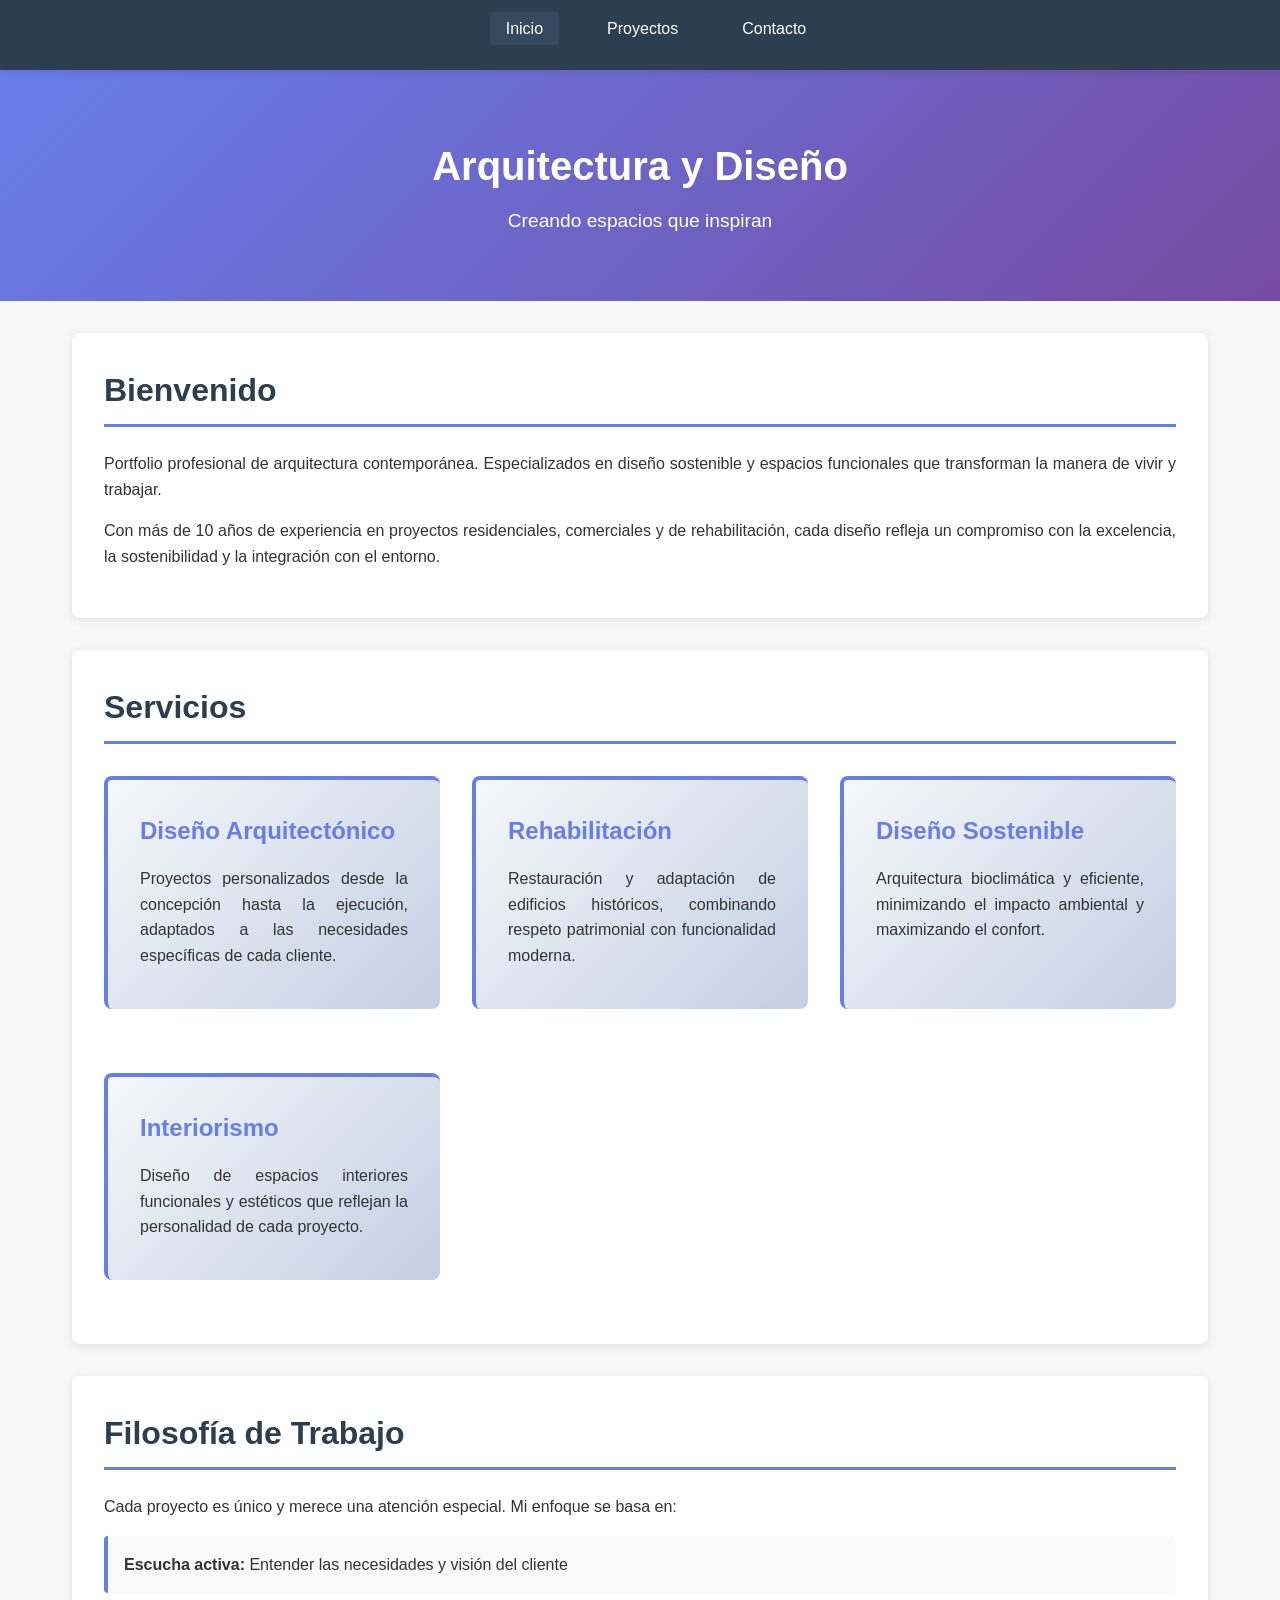
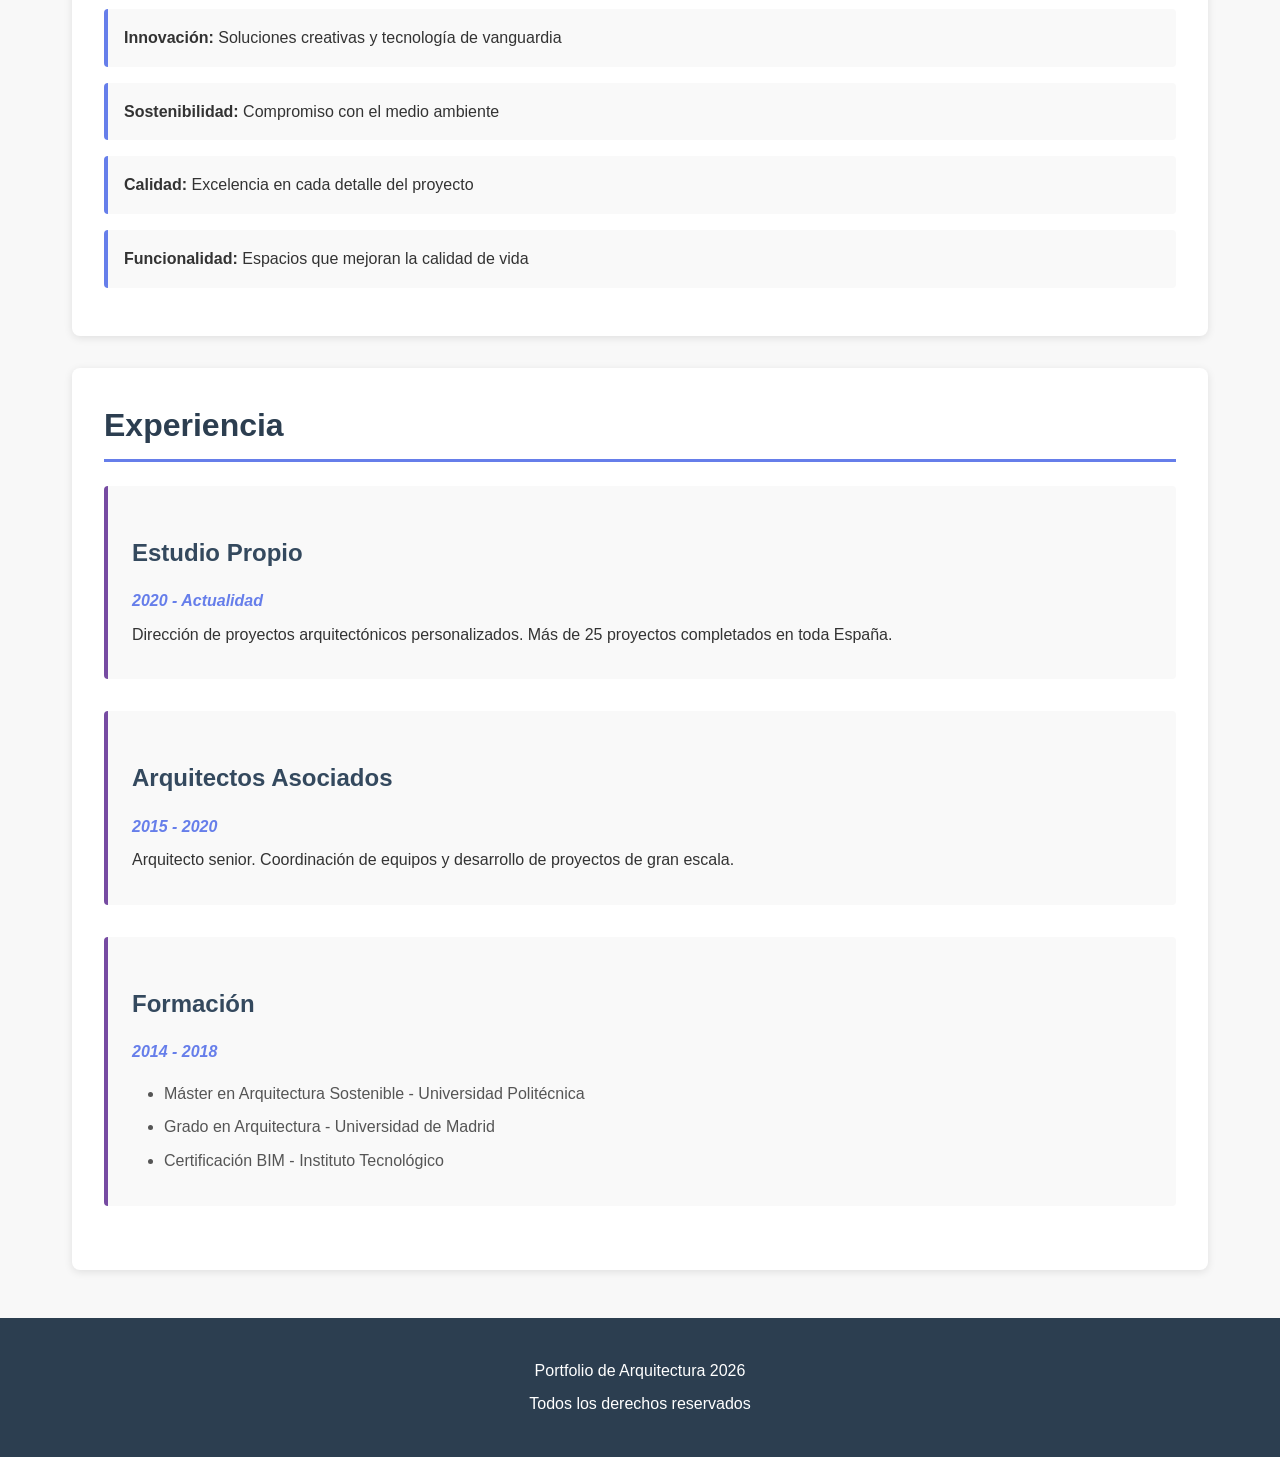
<file: index.html>
<!DOCTYPE html>
<html lang="es">
<head>
    <meta charset="UTF-8">
    <meta name="viewport" content="width=device-width, initial-scale=1.0">
    <title>Portfolio de Arquitectura</title>
    <link rel="stylesheet" href="estilos.css">
</head>
<body>
    <nav>
        <ul>
            <li><a href="index.html">Inicio</a></li>
            <li><a href="proyectos.html">Proyectos</a></li>
            <li><a href="contacto.html">Contacto</a></li>
        </ul>
    </nav>

    <header>
        <h1>Arquitectura y Diseño</h1>
        <p>Creando espacios que inspiran</p>
    </header>

    <main>
        <section>
            <h2>Bienvenido</h2>
            <p>Portfolio profesional de arquitectura contemporánea. Especializados en diseño sostenible y espacios funcionales que transforman la manera de vivir y trabajar.</p>
            <p>Con más de 10 años de experiencia en proyectos residenciales, comerciales y de rehabilitación, cada diseño refleja un compromiso con la excelencia, la sostenibilidad y la integración con el entorno.</p>
        </section>

        <section>
            <h2>Servicios</h2>
            <div class="servicios-grid">
                <article class="servicio-card">
                    <h3>Diseño Arquitectónico</h3>
                    <p>Proyectos personalizados desde la concepción hasta la ejecución, adaptados a las necesidades específicas de cada cliente.</p>
                </article>

                <article class="servicio-card">
                    <h3>Rehabilitación</h3>
                    <p>Restauración y adaptación de edificios históricos, combinando respeto patrimonial con funcionalidad moderna.</p>
                </article>

                <article class="servicio-card">
                    <h3>Diseño Sostenible</h3>
                    <p>Arquitectura bioclimática y eficiente, minimizando el impacto ambiental y maximizando el confort.</p>
                </article>

                <article class="servicio-card">
                    <h3>Interiorismo</h3>
                    <p>Diseño de espacios interiores funcionales y estéticos que reflejan la personalidad de cada proyecto.</p>
                </article>
            </div>
        </section>

        <section>
            <h2>Filosofía de Trabajo</h2>
            <p>Cada proyecto es único y merece una atención especial. Mi enfoque se basa en:</p>
            <ul class="filosofia-lista">
                <li><strong>Escucha activa:</strong> Entender las necesidades y visión del cliente</li>
                <li><strong>Innovación:</strong> Soluciones creativas y tecnología de vanguardia</li>
                <li><strong>Sostenibilidad:</strong> Compromiso con el medio ambiente</li>
                <li><strong>Calidad:</strong> Excelencia en cada detalle del proyecto</li>
                <li><strong>Funcionalidad:</strong> Espacios que mejoran la calidad de vida</li>
            </ul>
        </section>

        <section>
            <h2>Experiencia</h2>
            <div class="experiencia-container">
                <article>
                    <h3>Estudio Propio</h3>
                    <p class="periodo">2020 - Actualidad</p>
                    <p>Dirección de proyectos arquitectónicos personalizados. Más de 25 proyectos completados en toda España.</p>
                </article>

                <article>
                    <h3>Arquitectos Asociados</h3>
                    <p class="periodo">2015 - 2020</p>
                    <p>Arquitecto senior. Coordinación de equipos y desarrollo de proyectos de gran escala.</p>
                </article>

                <article>
                    <h3>Formación</h3>
                    <p class="periodo">2014 - 2018</p>
                    <ul>
                        <li>Máster en Arquitectura Sostenible - Universidad Politécnica</li>
                        <li>Grado en Arquitectura - Universidad de Madrid</li>
                        <li>Certificación BIM - Instituto Tecnológico</li>
                    </ul>
                </article>
            </div>
        </section>
    </main>
    <footer>
        <p>Portfolio de Arquitectura 2026</p>
        <p>Todos los derechos reservados</p>
    </footer>

    <script src="script.js"></script>
</body>
</html>
</file>
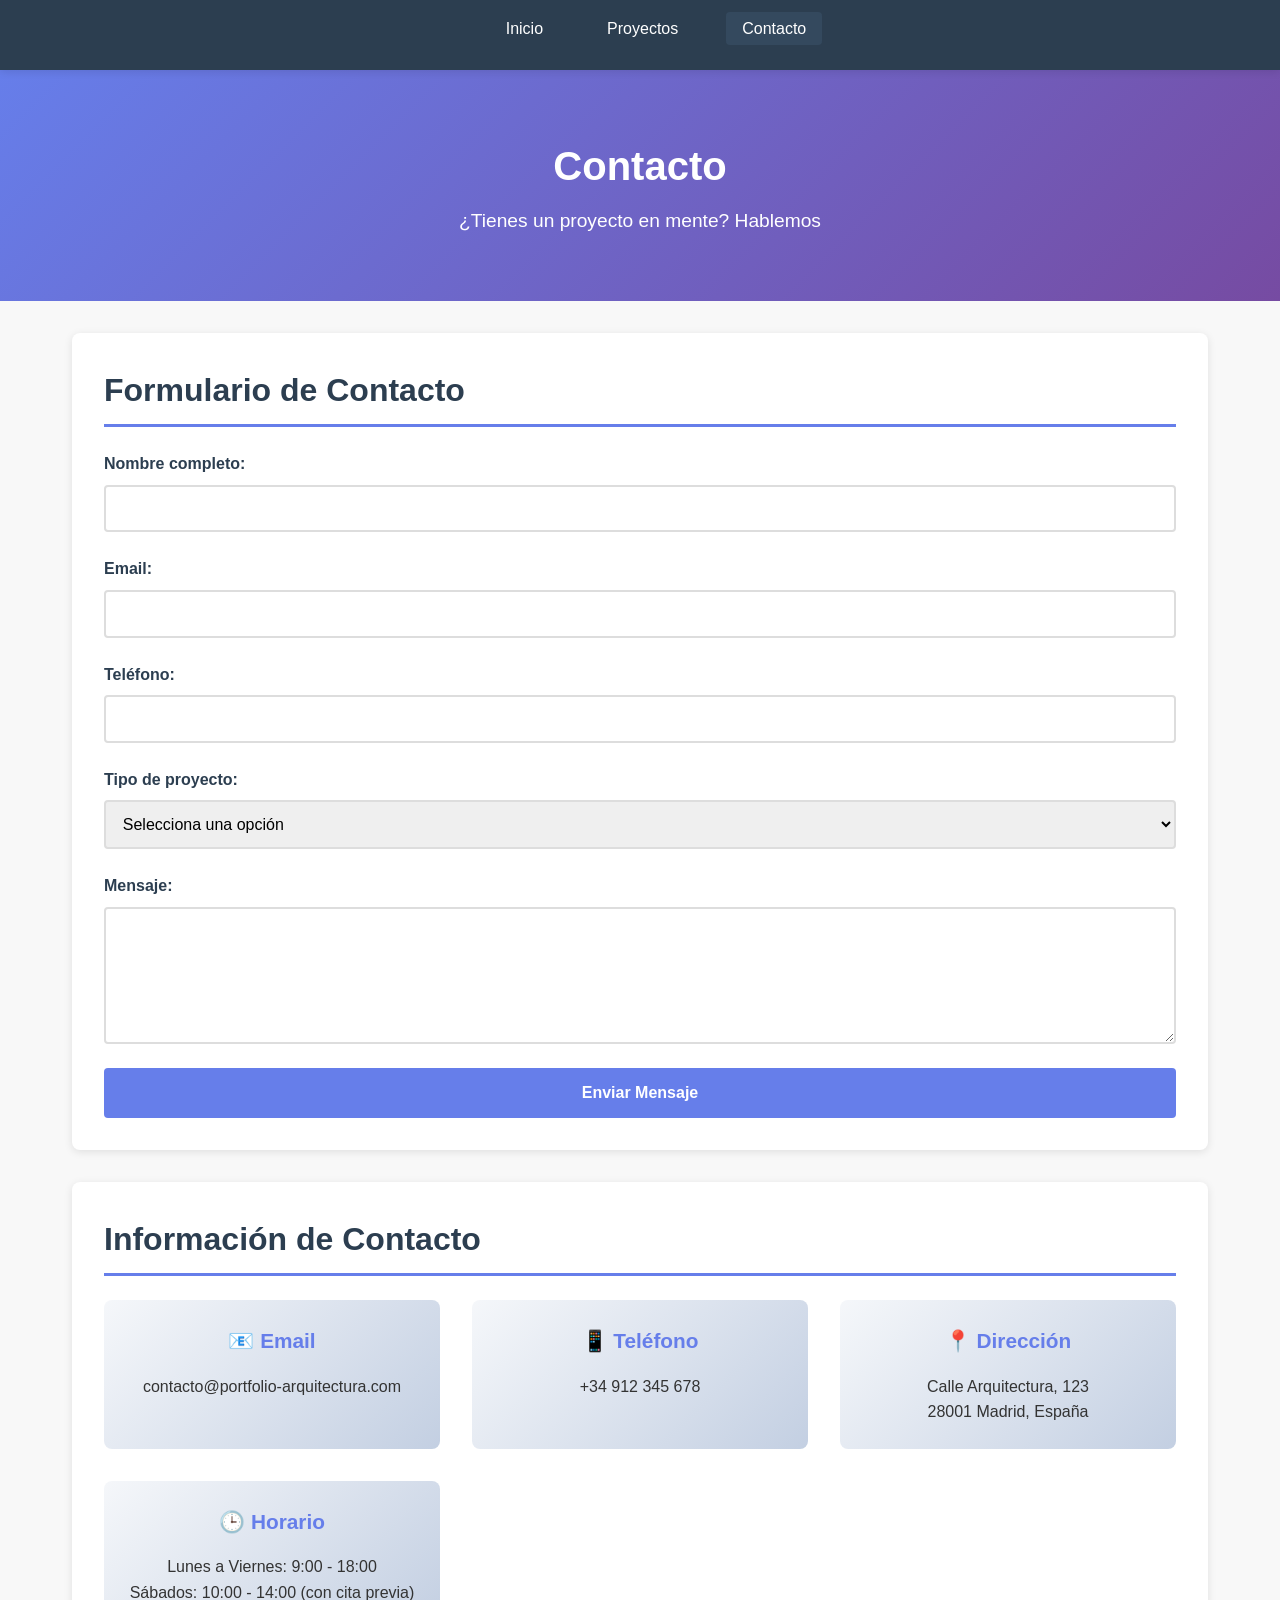
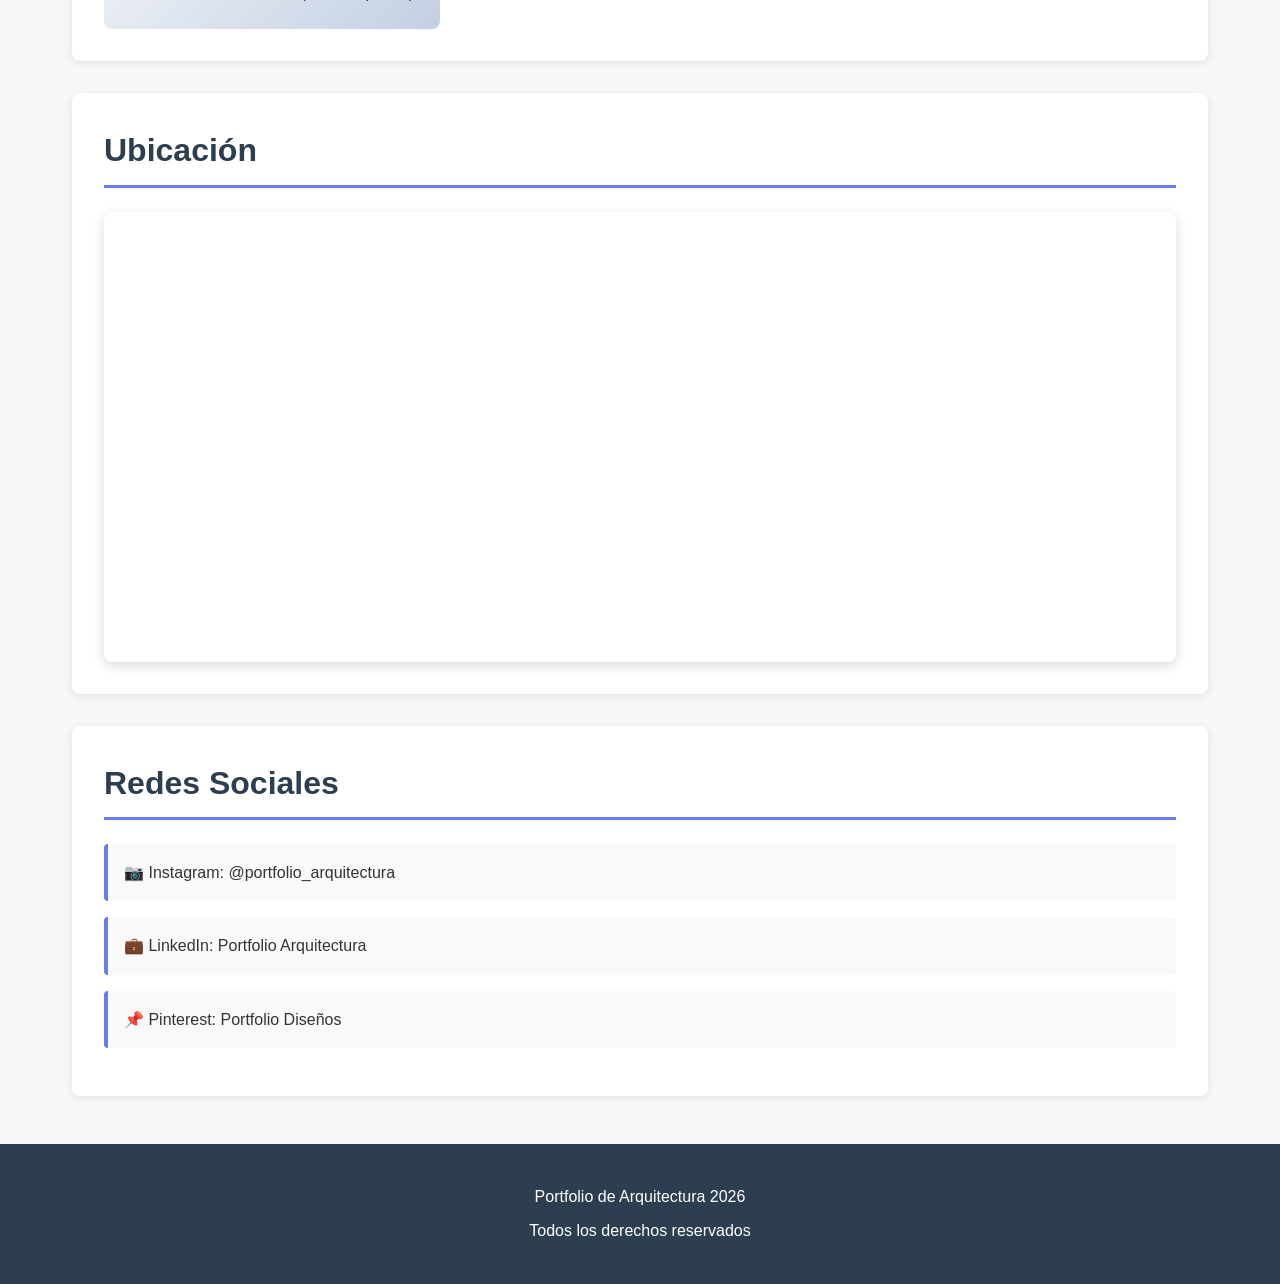
<file: contacto.html>
<!DOCTYPE html>
<html lang="es">
<head>
    <meta charset="UTF-8">
    <meta name="viewport" content="width=device-width, initial-scale=1.0">
    <title>Contacto - Portfolio de Arquitectura</title>
    <link rel="stylesheet" href="estilos.css">
</head>
<body>
    <!-- Navegación -->
    <nav>
        <ul>
            <li><a href="index.html">Inicio</a></li>
            <li><a href="proyectos.html">Proyectos</a></li>
            <li><a href="contacto.html">Contacto</a></li>
        </ul>
    </nav>

    <!-- Encabezado -->
    <header>
        <h1>Contacto</h1>
        <p>¿Tienes un proyecto en mente? Hablemos</p>
    </header>

    <!-- Contenido principal -->
    <main>
        <section>
            <h2>Formulario de Contacto</h2>
            <form id="formulario-contacto">
                <div class="form-group">
                    <label for="nombre">Nombre completo:</label>
                    <input type="text" id="nombre" name="nombre" required>
                </div>

                <div class="form-group">
                    <label for="email">Email:</label>
                    <input type="email" id="email" name="email" required>
                </div>

                <div class="form-group">
                    <label for="telefono">Teléfono:</label>
                    <input type="tel" id="telefono" name="telefono">
                </div>

                <div class="form-group">
                    <label for="tipo-proyecto">Tipo de proyecto:</label>
                    <select id="tipo-proyecto" name="tipo-proyecto">
                        <option value="">Selecciona una opción</option>
                        <option value="vivienda">Vivienda</option>
                        <option value="comercial">Comercial</option>
                        <option value="rehabilitacion">Rehabilitación</option>
                        <option value="otro">Otro</option>
                    </select>
                </div>

                <div class="form-group">
                    <label for="mensaje">Mensaje:</label>
                    <textarea id="mensaje" name="mensaje" rows="6" required></textarea>
                </div>

                <button type="submit">Enviar Mensaje</button>
            </form>
        </section>

        <section>
            <h2>Información de Contacto</h2>
            <div class="info-contacto-grid">
                <div class="info-item">
                    <h3>📧 Email</h3>
                    <p>contacto@portfolio-arquitectura.com</p>
                </div>

                <div class="info-item">
                    <h3>📱 Teléfono</h3>
                    <p>+34 912 345 678</p>
                </div>

                <div class="info-item">
                    <h3>📍 Dirección</h3>
                    <p>Calle Arquitectura, 123<br>28001 Madrid, España</p>
                </div>

                <div class="info-item">
                    <h3>🕒 Horario</h3>
                    <p>Lunes a Viernes: 9:00 - 18:00<br>
                    Sábados: 10:00 - 14:00 (con cita previa)</p>
                </div>
            </div>
        </section>

        <section>
            <h2>Ubicación</h2>
            <div id="mapa-container">
                <iframe 
                    src="https://www.google.com/maps/embed?pb=!1m18!1m12!1m3!1d3037.4216067162824!2d-3.7037902!3d40.4167754!2m3!1f0!2f0!3f0!3m2!1i1024!2i768!4f13.1!3m3!1m2!1s0xd422997800a3c81%3A0xc436dec1618c2269!2sPuerta%20del%20Sol!5e0!3m2!1ses!2ses!4v1234567890123!5m2!1ses!2ses"
                    width="100%" 
                    height="450" 
                    style="border:0;" 
                    allowfullscreen="" 
                    loading="lazy" 
                    referrerpolicy="no-referrer-when-downgrade">
                </iframe>
            </div>
        </section>

        <section>
            <h2>Redes Sociales</h2>
            <div class="redes-sociales">
                <p>📷 Instagram: @portfolio_arquitectura</p>
                <p>💼 LinkedIn: Portfolio Arquitectura</p>
                <p>📌 Pinterest: Portfolio Diseños</p>
            </div>
        </section>
    </main>

    <!-- Pie de página -->
    <footer>
        <p>Portfolio de Arquitectura 2026</p>
        <p>Todos los derechos reservados</p>
    </footer>

    <script src="script.js"></script>
</body>
</html>
</file>
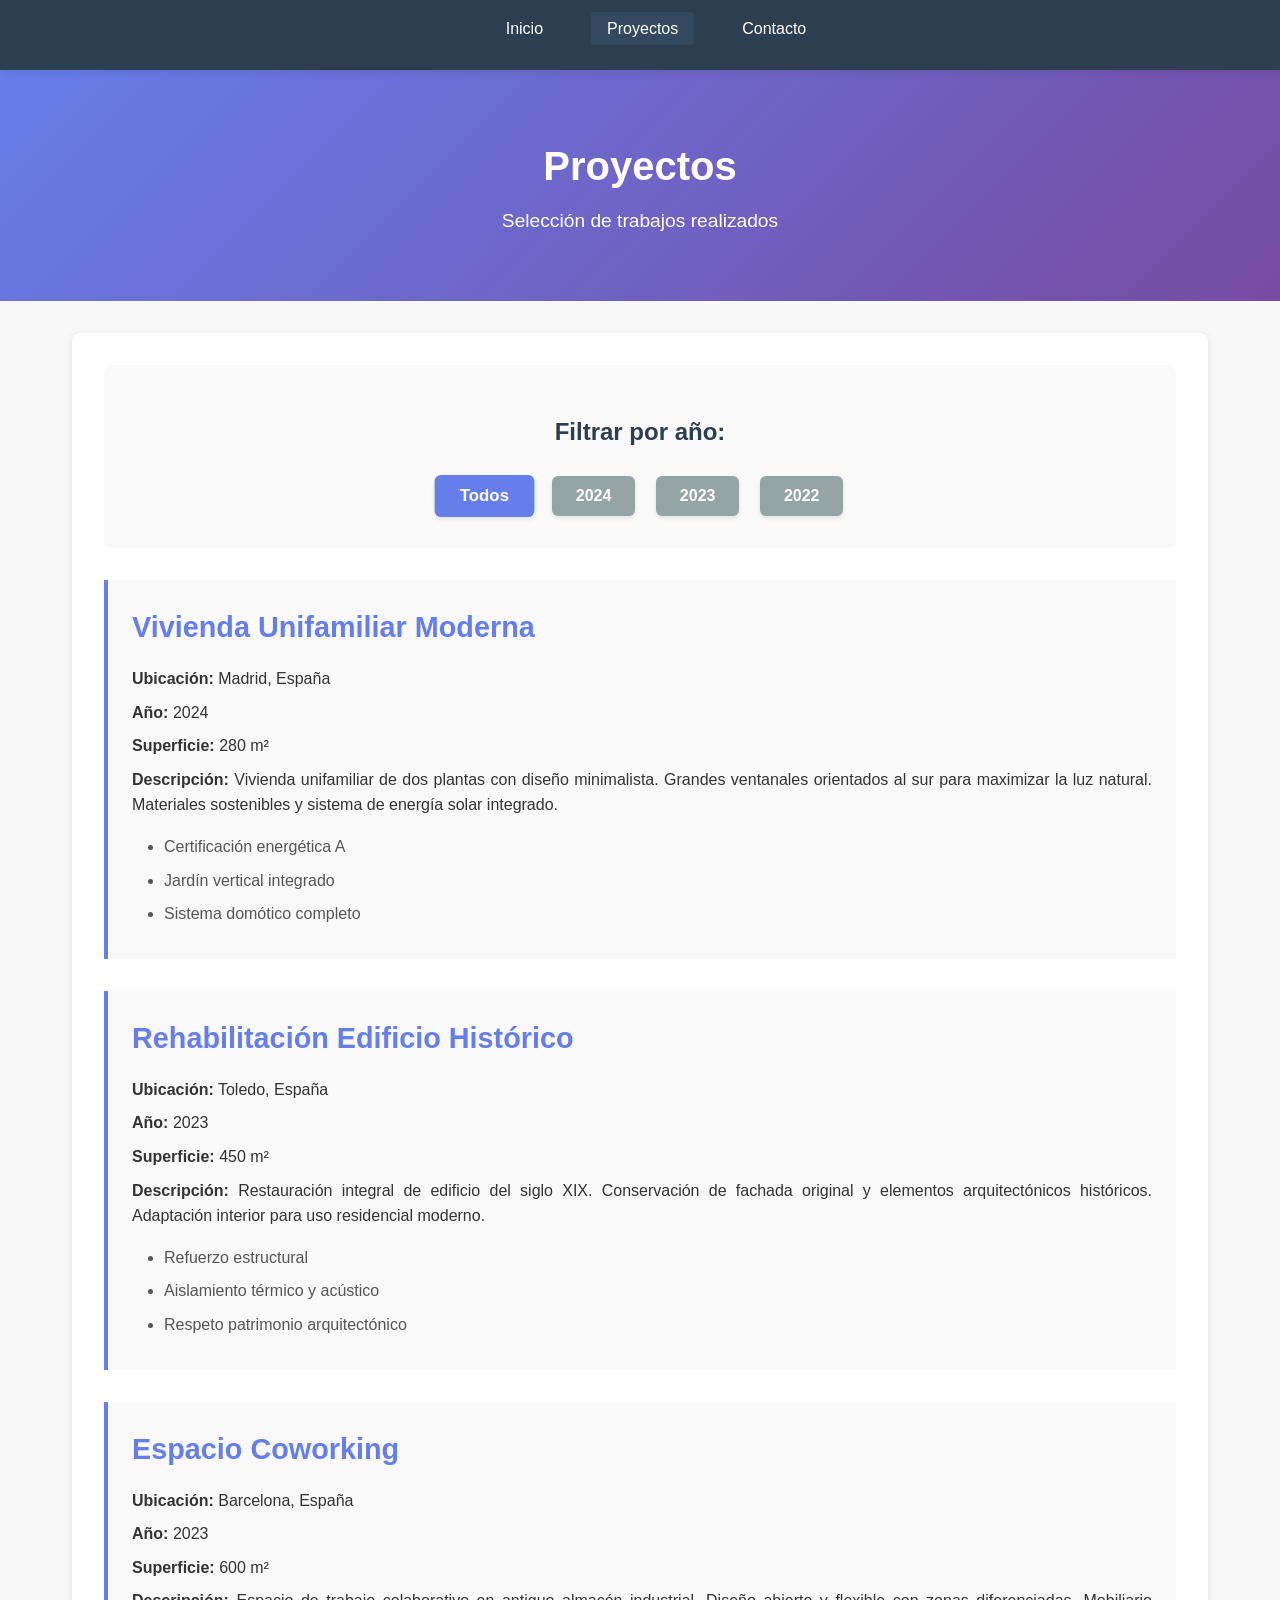
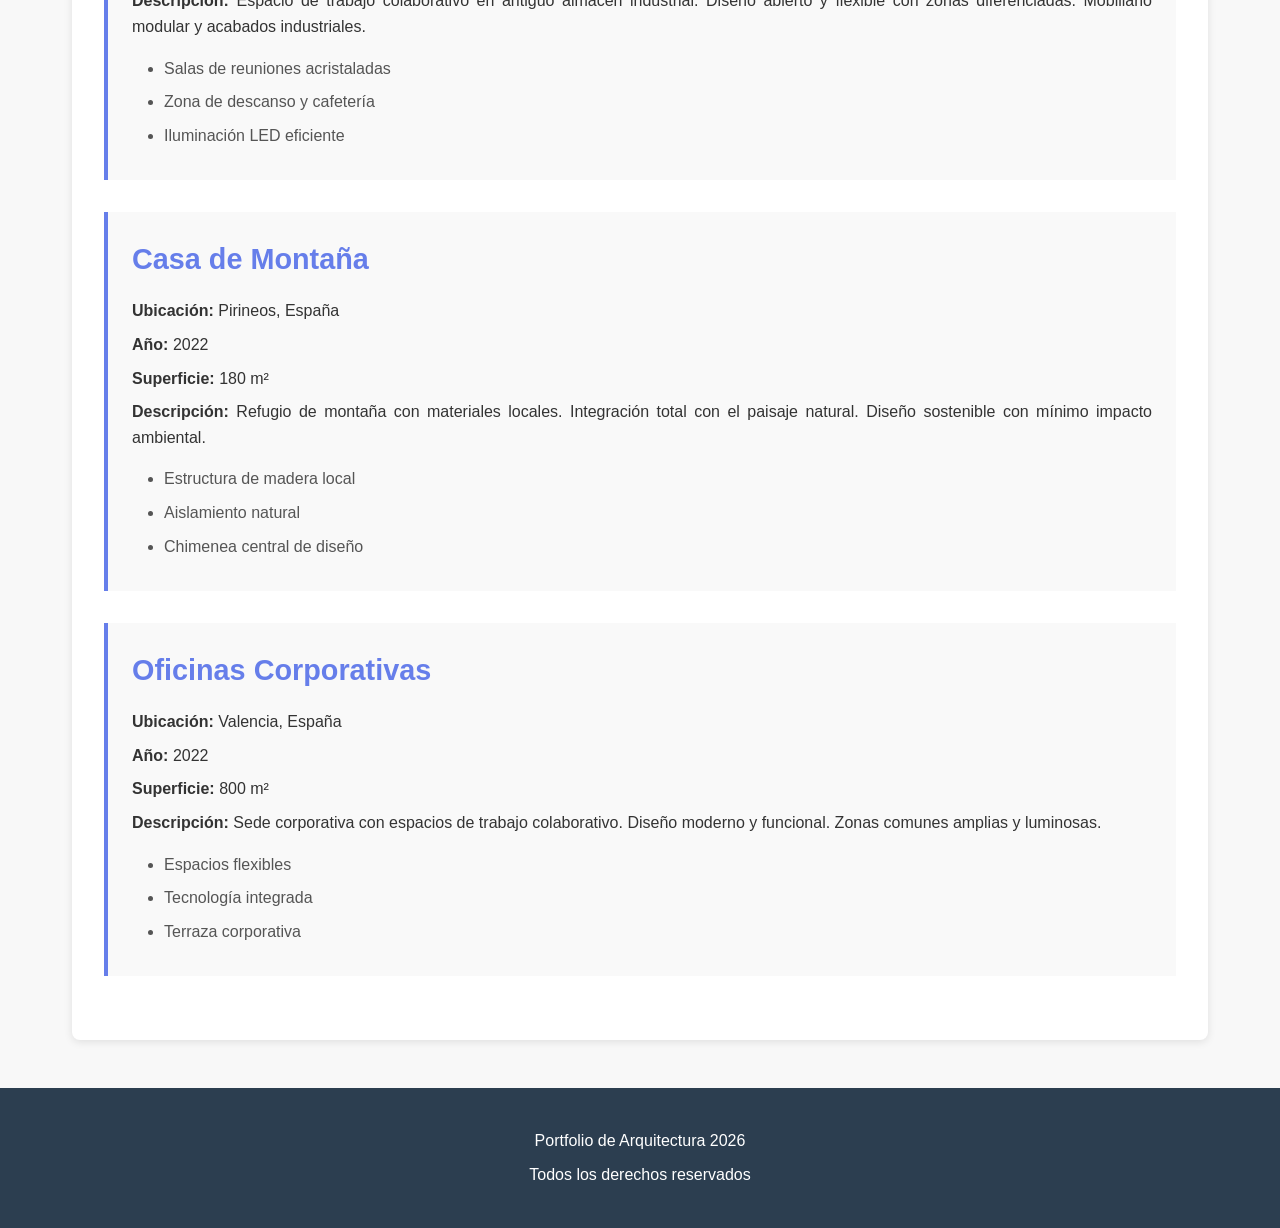
<file: proyectos.html>
<!DOCTYPE html>
<html lang="es">
<head>
    <meta charset="UTF-8">
    <meta name="viewport" content="width=device-width, initial-scale=1.0">
    <title>Proyectos - Portfolio de Arquitectura</title>
    <link rel="stylesheet" href="estilos.css">
</head>
<body>
    <!-- Navegación -->
    <nav>
        <ul>
            <li><a href="index.html">Inicio</a></li>
            <li><a href="proyectos.html">Proyectos</a></li>
            <li><a href="contacto.html">Contacto</a></li>
        </ul>
    </nav>

    <!-- Encabezado -->
    <header>
        <h1>Proyectos</h1>
        <p>Selección de trabajos realizados</p>
    </header>

    <!-- Contenido principal -->
    <main>
        <section>
            <article>
                <h2>Vivienda Unifamiliar Moderna</h2>
                <p><strong>Ubicación:</strong> Madrid, España</p>
                <p><strong>Año:</strong> 2024</p>
                <p><strong>Superficie:</strong> 280 m²</p>
                <p><strong>Descripción:</strong> Vivienda unifamiliar de dos plantas con diseño minimalista. Grandes ventanales orientados al sur para maximizar la luz natural. Materiales sostenibles y sistema de energía solar integrado.</p>
                <ul>
                    <li>Certificación energética A</li>
                    <li>Jardín vertical integrado</li>
                    <li>Sistema domótico completo</li>
                </ul>
            </article>

            <article>
                <h2>Rehabilitación Edificio Histórico</h2>
                <p><strong>Ubicación:</strong> Toledo, España</p>
                <p><strong>Año:</strong> 2023</p>
                <p><strong>Superficie:</strong> 450 m²</p>
                <p><strong>Descripción:</strong> Restauración integral de edificio del siglo XIX. Conservación de fachada original y elementos arquitectónicos históricos. Adaptación interior para uso residencial moderno.</p>
                <ul>
                    <li>Refuerzo estructural</li>
                    <li>Aislamiento térmico y acústico</li>
                    <li>Respeto patrimonio arquitectónico</li>
                </ul>
            </article>

            <article>
                <h2>Espacio Coworking</h2>
                <p><strong>Ubicación:</strong> Barcelona, España</p>
                <p><strong>Año:</strong> 2023</p>
                <p><strong>Superficie:</strong> 600 m²</p>
                <p><strong>Descripción:</strong> Espacio de trabajo colaborativo en antiguo almacén industrial. Diseño abierto y flexible con zonas diferenciadas. Mobiliario modular y acabados industriales.</p>
                <ul>
                    <li>Salas de reuniones acristaladas</li>
                    <li>Zona de descanso y cafetería</li>
                    <li>Iluminación LED eficiente</li>
                </ul>
            </article>

            <article>
                <h2>Casa de Montaña</h2>
                <p><strong>Ubicación:</strong> Pirineos, España</p>
                <p><strong>Año:</strong> 2022</p>
                <p><strong>Superficie:</strong> 180 m²</p>
                <p><strong>Descripción:</strong> Refugio de montaña con materiales locales. Integración total con el paisaje natural. Diseño sostenible con mínimo impacto ambiental.</p>
                <ul>
                    <li>Estructura de madera local</li>
                    <li>Aislamiento natural</li>
                    <li>Chimenea central de diseño</li>
                </ul>
            </article>

            <article>
                <h2>Oficinas Corporativas</h2>
                <p><strong>Ubicación:</strong> Valencia, España</p>
                <p><strong>Año:</strong> 2022</p>
                <p><strong>Superficie:</strong> 800 m²</p>
                <p><strong>Descripción:</strong> Sede corporativa con espacios de trabajo colaborativo. Diseño moderno y funcional. Zonas comunes amplias y luminosas.</p>
                <ul>
                    <li>Espacios flexibles</li>
                    <li>Tecnología integrada</li>
                    <li>Terraza corporativa</li>
                </ul>
            </article>
        </section>
    </main>

    <!-- Pie de página -->
    <footer>
        <p>Portfolio de Arquitectura 2026</p>
        <p>Todos los derechos reservados</p>
    </footer>

    <script src="script.js"></script>
</body>
</html>
</file>
<file: estilos.css>
* {
    margin: 0;
    padding: 0;
    box-sizing: border-box;
}

:root {
    --color-primario: #667eea;
    --color-secundario: #764ba2;
    --color-texto: #333;
    --color-fondo: #f8f8f8;
    --color-blanco: #fff;
    --color-oscuro: #2c3e50;
}

body {
    font-family: 'Arial', sans-serif;
    line-height: 1.6;
    color: var(--color-texto);
    background-color: var(--color-fondo);
}

nav {
    background-color: var(--color-oscuro);
    padding: 1rem 0;
    position: sticky;
    top: 0;
    z-index: 100;
    box-shadow: 0 2px 8px rgba(0, 0, 0, 0.1);
}

nav ul {
    list-style: none;
    display: flex;
    justify-content: center;
    gap: 2rem;
    flex-wrap: wrap;
}

nav a {
    color: var(--color-blanco);
    text-decoration: none;
    font-weight: 500;
    padding: 0.5rem 1rem;
    transition: background-color 0.3s;
    border-radius: 4px;
}

nav a:hover {
    background-color: #34495e;
}

header {
    background: linear-gradient(135deg, var(--color-primario) 0%, var(--color-secundario) 100%);
    color: var(--color-blanco);
    text-align: center;
    padding: 4rem 2rem;
}

header h1 {
    font-size: 2.5rem;
    margin-bottom: 0.5rem;
}

header p {
    font-size: 1.2rem;
    font-weight: 300;
}

main {
    max-width: 1200px;
    margin: 2rem auto;
    padding: 0 2rem;
}

section {
    background-color: var(--color-blanco);
    padding: 2rem;
    margin-bottom: 2rem;
    border-radius: 8px;
    box-shadow: 0 2px 8px rgba(0, 0, 0, 0.1);
}

section h2 {
    color: var(--color-oscuro);
    font-size: 2rem;
    margin-bottom: 1.5rem;
    border-bottom: 3px solid var(--color-primario);
    padding-bottom: 0.5rem;
}

section h3 {
    color: #34495e;
    font-size: 1.5rem;
    margin-top: 1.5rem;
    margin-bottom: 1rem;
}

section p {
    margin-bottom: 1rem;
    text-align: justify;
}

.servicios-grid {
    display: grid;
    grid-template-columns: repeat(auto-fit, minmax(250px, 1fr));
    gap: 2rem;
    margin-top: 2rem;
}

.servicio-card {
    background: linear-gradient(135deg, #f5f7fa 0%, #c3cfe2 100%);
    padding: 2rem;
    border-radius: 8px;
    transition: transform 0.3s, box-shadow 0.3s;
    border-top: 4px solid var(--color-primario);
}

.servicio-card:hover {
    transform: translateY(-5px);
    box-shadow: 0 8px 16px rgba(0, 0, 0, 0.15);
}

.servicio-card h3 {
    color: var(--color-primario);
    margin-top: 0;
    margin-bottom: 1rem;
}

.filosofia-lista {
    list-style: none;
    margin-left: 0;
}

.filosofia-lista li {
    padding: 1rem;
    margin-bottom: 1rem;
    background-color: #f9f9f9;
    border-left: 4px solid var(--color-primario);
    border-radius: 4px;
}

.experiencia-container article {
    padding: 1.5rem;
    margin-bottom: 2rem;
    background-color: #f9f9f9;
    border-left: 4px solid var(--color-secundario);
    border-radius: 4px;
}

.periodo {
    color: var(--color-primario);
    font-weight: 600;
    font-style: italic;
    margin-bottom: 0.5rem;
}

article {
    padding: 1.5rem;
    margin-bottom: 2rem;
    border-left: 4px solid var(--color-primario);
    background-color: #f9f9f9;
    transition: transform 0.3s;
}

article:hover {
    transform: translateX(10px);
}

article h2 {
    color: var(--color-primario);
    margin-bottom: 1rem;
    font-size: 1.8rem;
    border: none;
    padding: 0;
}

article p {
    margin-bottom: 0.5rem;
}

article ul {
    margin-left: 2rem;
    margin-top: 1rem;
}

article li {
    margin-bottom: 0.5rem;
    color: #555;
}

form {
    display: flex;
    flex-direction: column;
    gap: 1.5rem;
}

.form-group {
    display: flex;
    flex-direction: column;
}

label {
    font-weight: 600;
    color: var(--color-oscuro);
    margin-bottom: 0.5rem;
}

input,
select,
textarea {
    width: 100%;
    padding: 0.8rem;
    border: 2px solid #ddd;
    border-radius: 4px;
    font-size: 1rem;
    font-family: inherit;
    transition: border-color 0.3s;
}

input:focus,
select:focus,
textarea:focus {
    outline: none;
    border-color: var(--color-primario);
}

button {
    background-color: var(--color-primario);
    color: var(--color-blanco);
    padding: 1rem 2rem;
    border: none;
    border-radius: 4px;
    font-size: 1rem;
    font-weight: 600;
    cursor: pointer;
    transition: background-color 0.3s, transform 0.2s;
}

button:hover {
    background-color: #5568d3;
    transform: scale(1.02);
}

.info-contacto-grid {
    display: grid;
    grid-template-columns: repeat(auto-fit, minmax(250px, 1fr));
    gap: 2rem;
    margin-top: 1.5rem;
}

.info-item {
    padding: 1.5rem;
    background: linear-gradient(135deg, #f5f7fa 0%, #c3cfe2 100%);
    border-radius: 8px;
    text-align: center;
}

.info-item h3 {
    color: var(--color-primario);
    margin-top: 0;
    margin-bottom: 1rem;
    font-size: 1.3rem;
}

.info-item p {
    text-align: center;
    margin: 0;
}

#mapa-container {
    margin-top: 1.5rem;
    border-radius: 8px;
    overflow: hidden;
    box-shadow: 0 4px 12px rgba(0, 0, 0, 0.15);
}

#mapa-container iframe {
    display: block;
    border-radius: 8px;
}

.redes-sociales {
    margin-top: 1rem;
}

.redes-sociales p {
    padding: 1rem;
    background-color: #f9f9f9;
    margin-bottom: 1rem;
    border-left: 4px solid var(--color-primario);
    border-radius: 4px;
    text-align: left;
}

footer {
    background-color: var(--color-oscuro);
    color: var(--color-blanco);
    text-align: center;
    padding: 2rem;
    margin-top: 3rem;
}

footer p {
    margin: 0.5rem 0;
}

ul {
    margin-left: 2rem;
}

li {
    margin-bottom: 0.8rem;
}

@keyframes fadeIn {
    from {
        opacity: 0;
        transform: translateY(20px);
    }
    to {
        opacity: 1;
        transform: translateY(0);
    }
}

.fade-in {
    animation: fadeIn 0.6s ease-out;
}

@media (max-width: 768px) {
    header h1 {
        font-size: 2rem;
    }

    header p {
        font-size: 1rem;
    }

    nav ul {
        gap: 1rem;
    }

    section {
        padding: 1.5rem;
    }

    section h2 {
        font-size: 1.5rem;
    }

    main {
        padding: 0 1rem;
    }

    .servicios-grid,
    .info-contacto-grid {
        grid-template-columns: 1fr;
    }

    #mapa-container iframe {
        height: 300px;
    }
}

@media (max-width: 480px) {
    header {
        padding: 3rem 1rem;
    }

    header h1 {
        font-size: 1.5rem;
    }

    nav ul {
        flex-direction: column;
        gap: 0.5rem;
    }

    nav a {
        display: block;
        text-align: center;
    }
}
</file>
